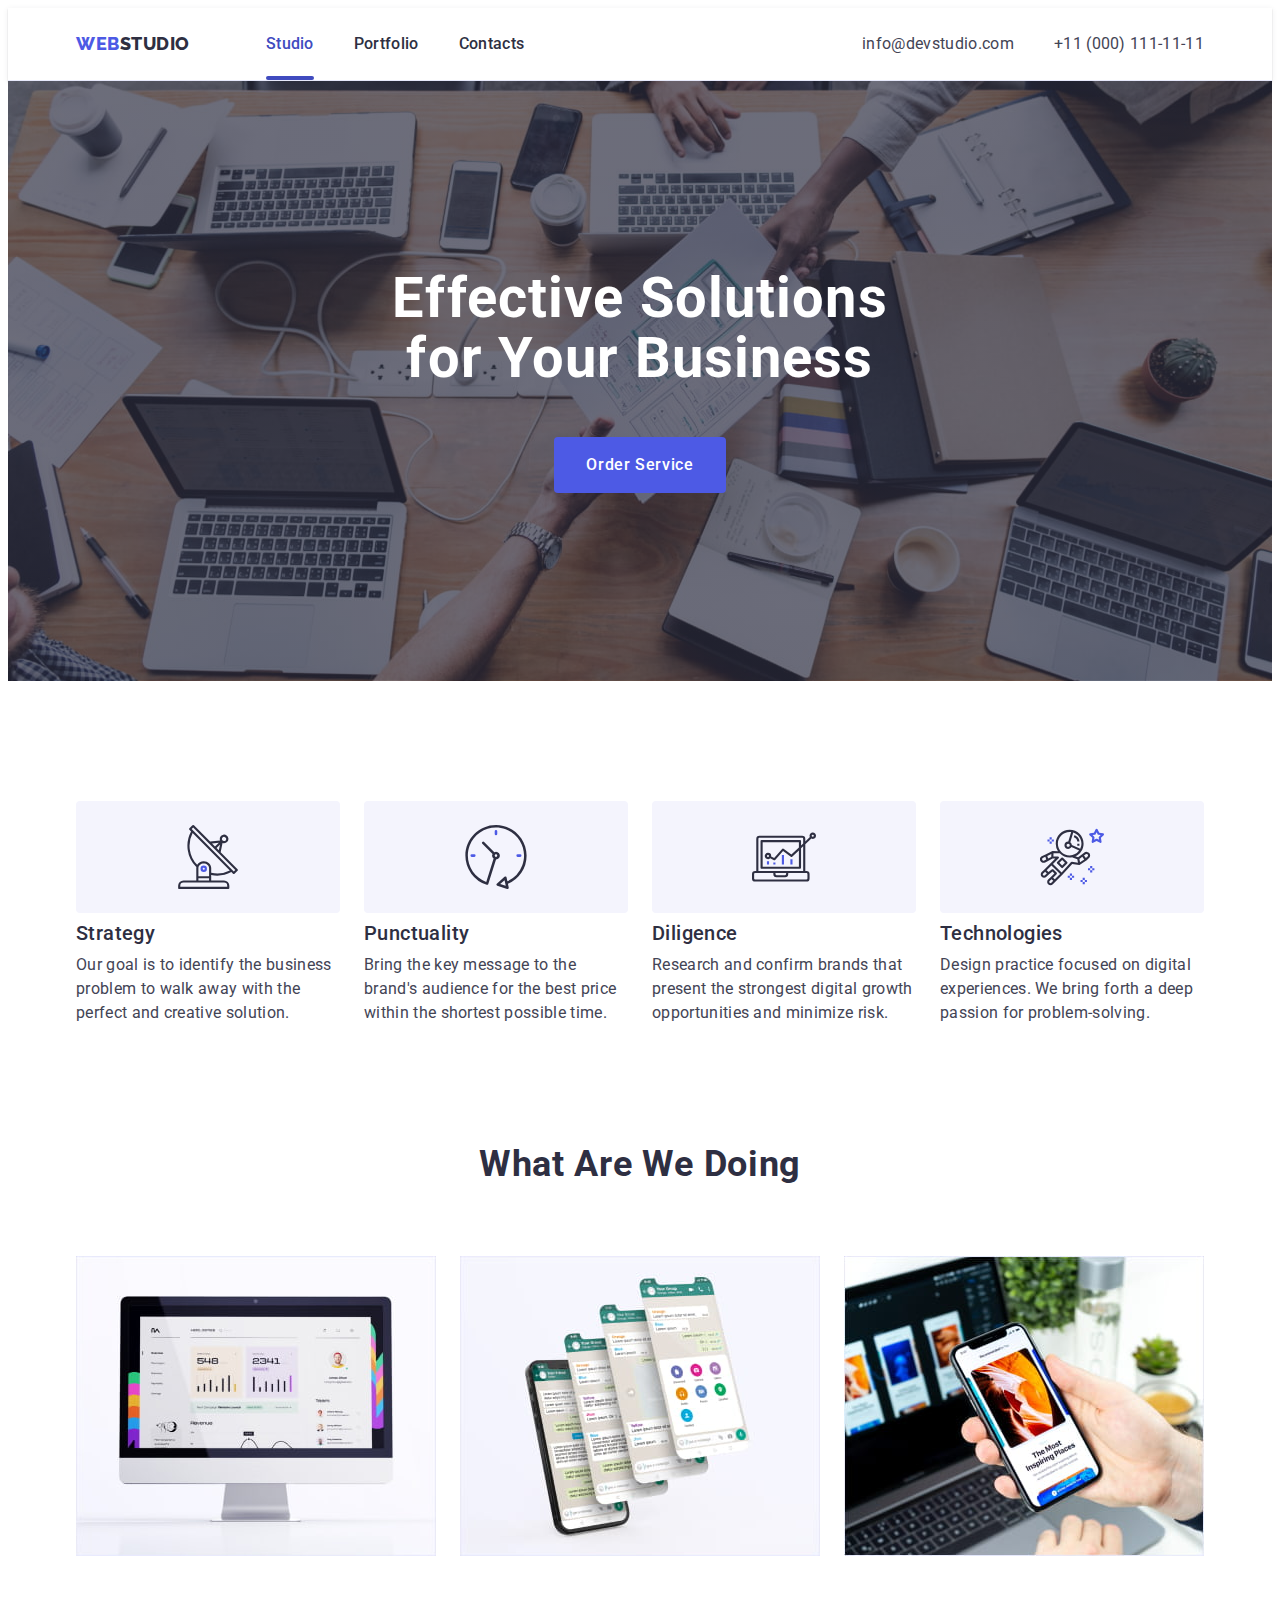
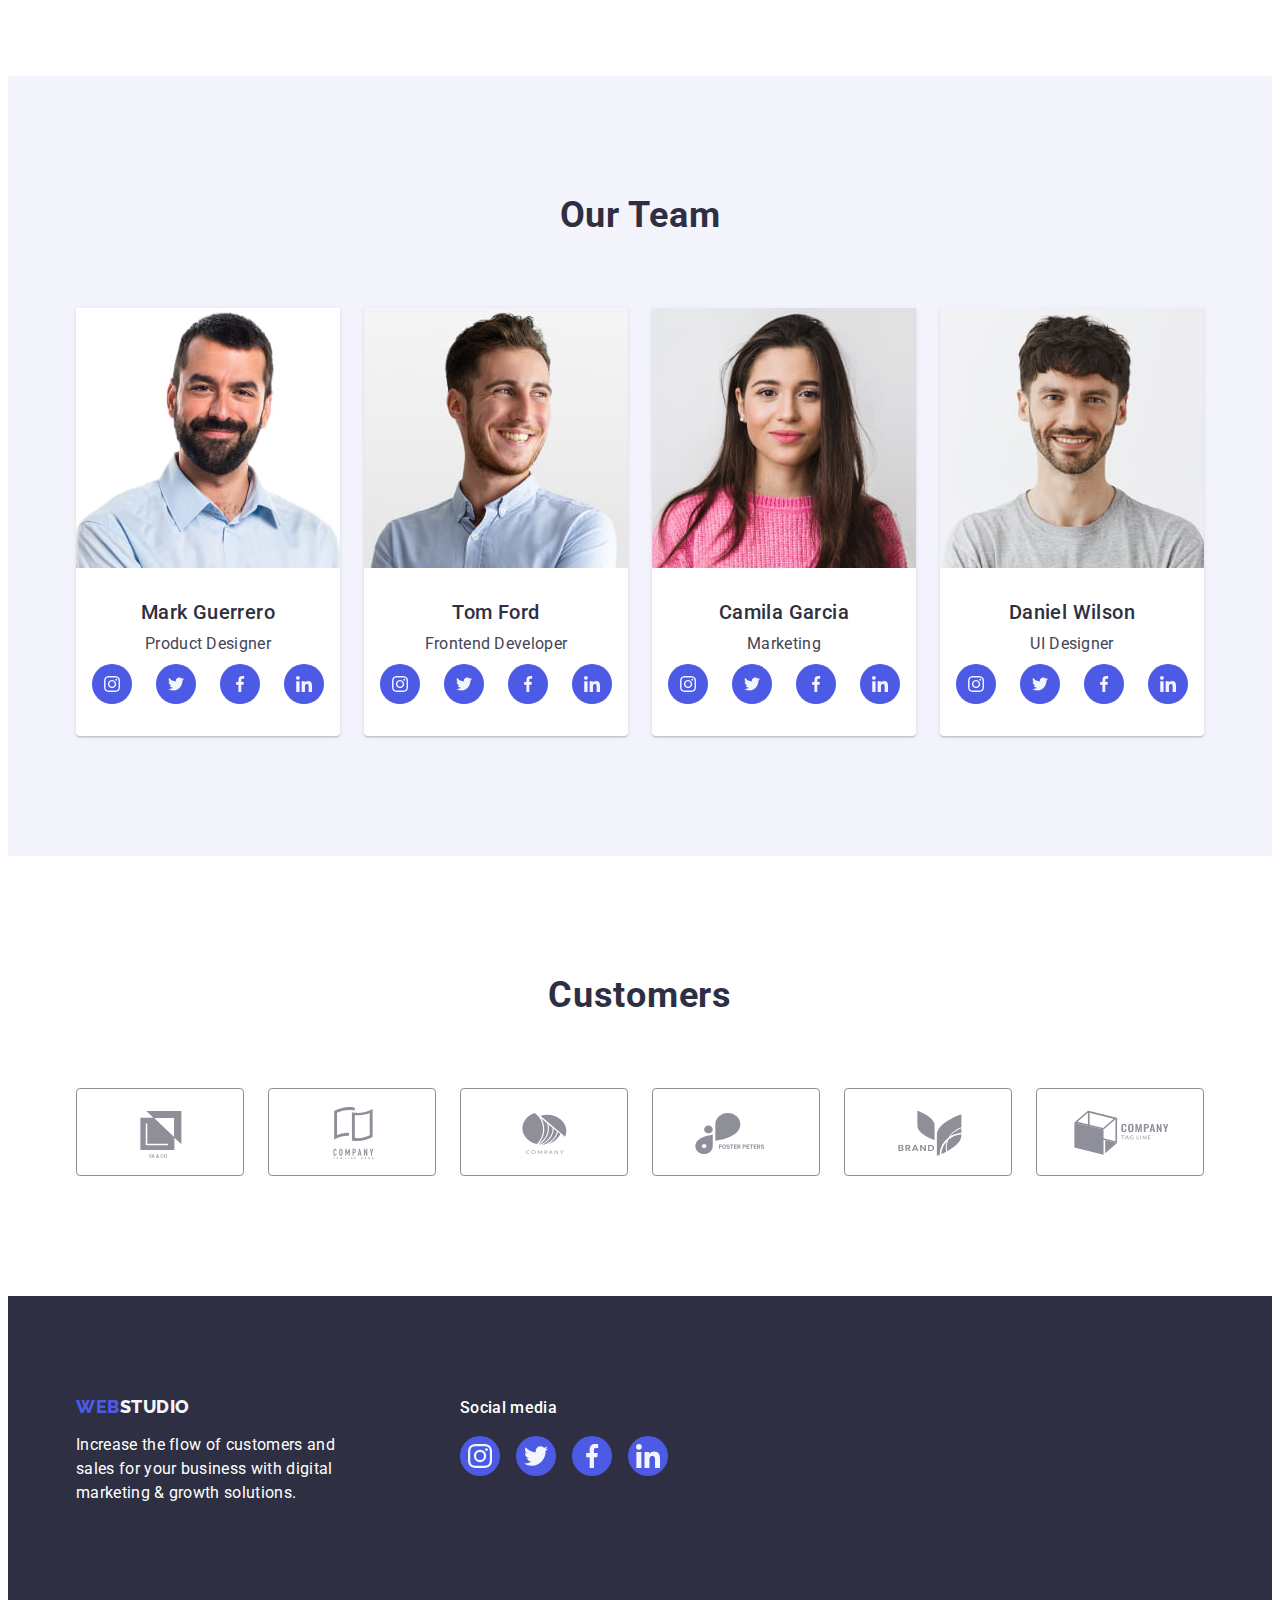
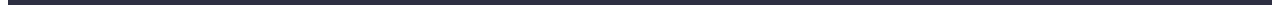
<file: index.html>
<!DOCTYPE html>
<html lang="en">
<head>
    <meta charset="UTF-8">
    <meta http-equiv="X-UA-Compatible" content="IE=edge">
    <meta name="viewport" content="width=device-width, initial-scale=1.0">
    <title>Document</title>
    <link rel="stylesheet" href="https://cdnjs.cloudflare.com/ajax/libs/modern-normalize/1.1.0/modern-normalize.min.css" integrity="sha512-wpPYUAdjBVSE4KJnH1VR1HeZfpl1ub8YT/NKx4PuQ5NmX2tKuGu6U/JRp5y+Y8XG2tV+wKQpNHVUX03MfMFn9Q==" crossorigin="anonymous" referrerpolicy="no-referrer">
    <link rel="preconnect" href="https://fonts.googleapis.com">
    <link rel="preconnect" href="https://fonts.gstatic.com" crossorigin>
    <link href="https://fonts.googleapis.com/css2?family=Raleway:wght@800&family=Roboto:wght@400;500;700&display=swap" rel="stylesheet">
    <link rel="stylesheet" href="./css/styles.css">
</head>
<body class="body">
    <!--Header section-->
    <header class="header">
        <div class="header-container container">
            <nav class="header-nav">  
            <a class="header-logo link" href="./index.html">Web<span class="span">Studio</span></a>              
            
                <ul class="header-nav-list list">
                    <li class="header-nav-item"><a class="header-nav-link link active" href="./index.html">Studio</a>
                    </li>
                    <li class="header-nav-item"><a class="header-nav-link link" href="./portfolio.html">Portfolio</a>
                    </li>
                    <li class="header-nav-item"><a class="header-nav-link link" href="">Contacts</a>
                    </li>
                </ul>
            </nav>        
            <address class="header-contact">     
                <ul class="contact-list list">
                    <li><a class="header-contact-link link" href="mailto:info@devstudio.com">info@devstudio.com</a></li>
                    <li><a class="header-contact-link link" href="tel:+110001111111">+11 (000) 111-11-11</a></li>
                </ul>
            </address>
        </div>       
    </header>

    <main>

    <!--Hero section-->
    <section class="hero">
        <div class="hero-container container">
            <h1 class="main-title-light">Effective Solutions for Your Business</h1>
            <button class="hero-btn" type="button" data-modal-open>Order Service</button>
        </div>
    </section>   

    <!--Advantages section-->
    <section class="advantages">
        <div class="container">
            <h2 hidden class="section-title">Advantages</h2>
            <ul class="advantages-container list">
                <li class="advantages-item">
                    <div class="advantages-img-link">
                        <svg class="advantages-img" width="64" height="64">
                            <use href="./images/icons.svg#icon-radar"></use>
                        </svg>
                    </div>
                    <h3 class="subtitle">Strategy</h3>
                    <p class="text-medium">Our goal is to identify the business
                        problem to walk away with the perfect and creative solution. </p>
                </li>

                <li class="advantages-item">
                    <div class="advantages-img-link">
                        <svg class="advantages-img" width="64" height="64">
                            <use href="./images/icons.svg#icon-clock"></use>
                        </svg>
                    </div>
                    <h3 class="subtitle">Punctuality</h3>
                    <p class="text-medium">Bring the key message to the brand's audience for the best price within the shortest possible time.</p>
                </li>

                <li class="advantages-item">
                    <div class="advantages-img-link">
                        <svg class="advantages-img" width="64" height="64">
                            <use href="./images/icons.svg#icon-comp"></use>
                        </svg>
                    </div>
                    <h3 class="subtitle">Diligence</h3>
                    <p class="text-medium">Research and confirm brands that present the strongest digital growth opportunities and minimize risk.</p>
                </li>
    
                <li class="advantages-item">
                    <div class="advantages-img-link">
                        <svg class="advantages-img" width="64" height="64">
                            <use href="./images/icons.svg#icon-astronaut"></use>
                        </svg>
                    </div>
                    <h3 class="subtitle">Technologies</h3>
                    <p class="text-medium">Design practice focused on digital experiences. We bring forth a deep passion for problem-solving.</p>
                </li>
            </ul>
        </div>
    </section>

    <!--Specialization section-->
    <section class="specialization">
        <div class="container">
            <h2 class="section-title">What are we doing</h2>
            <ul class="specialization-list list">
                <li class="specialization-item">
                    <img class="specialization-img" src="./images/specialization/img1.jpg" alt="Computer" width="360" height="300">
                </li>
    
                <li class="specialization-item">
                    <img class="specialization-img" src="./images/specialization/img2.jpg" alt="Tablet" width="360" height="300">
                </li>
    
                <li class="specialization-item">
                    <img class="specialization-img" src="./images/specialization/img3.jpg" alt="Phone" width="360" height="300">
                </li>
            </ul>
        </div>
    </section>

    <!--Team section-->
    <section class="team">
        <div class="container">
            <h2 class="section-title">Our Team</h2>
            <ul class="card-set team-link list">
                <li class="card-set-item team-item">
                    <img class="team-img" src="./images/team/mark.jpg" alt="Mark" width="264" height="260">
                    <div class="team-text-container">
                        <h3 class="subtitle">Mark Guerrero</h3>
                        <p class="text-medium">Product Designer</p>
                        <ul class="team-contact list">
                            <li class="team-icon">
                                <a class="team-icon-link link" href="" target="_blank" rel="noopener noreferrer" aria-label="Instagram icon">
                                    <svg class="team-icon-contact" width="16" height="16">
                                        <use href="./images/icons.svg#icon-instagram"></use>
                                    </svg>
                                </a>
                            </li>
                            <li class="team-icon">
                                <a class="team-icon-link link" href="" target="_blank" rel="noopener noreferrer" aria-label="Twitter icon">
                                    <svg class="team-icon-contact" width="16" height="16">
                                        <use href="./images/icons.svg#icon-twitter"></use>
                                    </svg>
                                </a>
                            </li>
                            <li class="team-icon">
                                <a class="team-icon-link link" href="" target="_blank" rel="noopener noreferrer" aria-label="Facebook icon">
                                    <svg class="team-icon-contact" width="16" height="16">
                                        <use href="./images/icons.svg#icon-facebook"></use>
                                    </svg>
                                </a>
                            </li>
                            <li class="team-icon">
                                <a class="team-icon-link link" href="" target="_blank" rel="noopener noreferrer" aria-label="Linkedin icon">
                                    <svg class="team-icon-contact" width="16" height="16">
                                        <use href="./images/icons.svg#icon-linkedin"></use>
                                    </svg>
                                </a>
                            </li>
                        </ul>
                    </div>
                </li>
    
                <li class="card-set-item team-item">
                    <img class="team-img" src="./images/team/tom.jpg" alt="Tom" width="264" height="260">
                    <div class="team-text-container">
                        <h3 class="subtitle">Tom Ford</h3>
                        <p class="text-medium">Frontend Developer</p>
                        <ul class="team-contact list">
                            <li class="team-icon">
                                <a class="team-icon-link link" href="" target="_blank" rel="noopener noreferrer" aria-label="Instagram icon">
                                    <svg class="team-icon-contact" width="16" height="16">
                                        <use href="./images/icons.svg#icon-instagram"></use>
                                    </svg>
                                </a>
                            </li>
                            <li class="team-icon">
                                <a class="team-icon-link link" href="" target="_blank" rel="noopener noreferrer" aria-label="icon-twitter">
                                    <svg class="team-icon-contact" width="16" height="16">
                                        <use href="./images/icons.svg#icon-twitter"></use>
                                    </svg>
                                </a>
                            </li>
                            <li class="team-icon">
                                <a class="team-icon-link link" href="" target="_blank" rel="noopener noreferrer" aria-label="Facebook icon">
                                    <svg class="team-icon-contact" width="16" height="16">
                                        <use href="./images/icons.svg#icon-facebook"></use>
                                    </svg>
                                </a>
                            </li>
                            <li class="team-icon">
                                <a class="team-icon-link link" href="" target="_blank" rel="noopener noreferrer" aria-label="Linkedin icon">
                                    <svg class="team-icon-contact" width="16" height="16">
                                        <use href="./images/icons.svg#icon-linkedin"></use>
                                    </svg>
                                </a>
                            </li>
                        </ul>
                    </div>
                </li>
    
                <li class="card-set-item team-item">
                    <img class="team-img" src="./images/team/camila.jpg" alt="Camila" width="264" height="260">
                    <div class="team-text-container">
                        <h3 class="subtitle">Camila Garcia</h3>
                        <p class="text-medium">Marketing</p>
                        <ul class="team-contact list">
                            <li class="team-icon">
                                <a class="team-icon-link link" href="" target="_blank" rel="noopener noreferrer" aria-label="Instagram icon">
                                    <svg class="team-icon-contact" width="16" height="16">
                                        <use href="./images/icons.svg#icon-instagram"></use>
                                    </svg>
                                </a>
                            </li>
                            <li class="team-icon">
                                <a class="team-icon-link link" href="" target="_blank" rel="noopener noreferrer" aria-label="icon-twitter">
                                    <svg class="team-icon-contact" width="16" height="16">
                                        <use href="./images/icons.svg#icon-twitter"></use>
                                    </svg>
                                </a>
                            </li>
                            <li class="team-icon">
                                <a class="team-icon-link link" href="" target="_blank" rel="noopener noreferrer" aria-label="Facebook icon">
                                    <svg class="team-icon-contact" width="16" height="16">
                                        <use href="./images/icons.svg#icon-facebook"></use>
                                    </svg>
                                </a>
                            </li>
                            <li class="team-icon">
                                <a class="team-icon-link link" href="" target="_blank" rel="noopener noreferrer" aria-label="Linkedin icon">
                                    <svg class="team-icon-contact" width="16" height="16">
                                        <use href="./images/icons.svg#icon-linkedin"></use>
                                    </svg>
                                </a>
                            </li>
                        </ul>
                    </div>
                </li>
    
                <li class="card-set-item team-item">
                    <img class="team-img" src="./images/team/daniel.jpg" alt="daniel" width="264" height="260">
                    <div class="team-text-container">
                        <h3 class="subtitle">Daniel Wilson</h3>
                        <p class="text-medium">UI Designer</p>
                        <ul class="team-contact list">
                            <li class="team-icon">
                                <a class="team-icon-link link" href="" target="_blank" rel="noopener noreferrer" aria-label="Instagram icon">
                                    <svg class="team-icon-contact" width="16" height="16">
                                        <use href="./images/icons.svg#icon-instagram"></use>
                                    </svg>
                                </a>
                            </li>
                            <li class="team-icon">
                                <a class="team-icon-link link" href="" target="_blank" rel="noopener noreferrer" aria-label="icon-twitter">
                                    <svg class="team-icon-contact" width="16" height="16">
                                        <use href="./images/icons.svg#icon-twitter"></use>
                                    </svg>
                                </a>
                            </li>
                            <li class="team-icon">
                                <a class="team-icon-link link" href="" target="_blank" rel="noopener noreferrer" aria-label="Facebook icon">
                                    <svg class="team-icon-contact" width="16" height="16">
                                        <use href="./images/icons.svg#icon-facebook"></use>
                                    </svg>
                                </a>
                            </li>
                            <li class="team-icon">
                                <a class="team-icon-link link" href="" target="_blank" rel="noopener noreferrer" aria-label="Linkedin icon">
                                    <svg class="team-icon-contact" width="16" height="16">
                                        <use href="./images/icons.svg#icon-linkedin"></use>
                                    </svg>
                                </a>
                            </li>
                        </ul>
                    </div>
                </li>
            </ul>
        </div>
    </section>

    <!--Customers section-->
    <section class="customers">
        <div class="customers-container container">
            <h2 class="section-title">Customers</h2>
            <ul class="customers-list list">
                <li class="customers-item">
                    <a href="" class="customers-link link">
                        <svg class="customers-icon" width="104" height="56">
                            <use href="./images/icons.svg#icon-yaco"></use>
                        </svg>
                    </a>
                </li>
                <li class="customers-item">
                    <a href="" class="customers-link link">
                        <svg class="customers-icon" width="104" height="56">
                            <use href="./images/icons.svg#icon-company"></use>
                        </svg>
                    </a>
                </li>
                <li class="customers-item">
                    <a href="" class="customers-link link">
                        <svg class="customers-icon" width="104" height="56">
                            <use href="./images/icons.svg#icon-company2"></use>
                        </svg>
                    </a>
                </li>
                <li class="customers-item">
                    <a href="" class="customers-link link">
                        <svg class="customers-icon" width="104" height="56">
                            <use href="./images/icons.svg#icon-foster"></use>
                        </svg>
                    </a>
                </li>
                <li class="customers-item">
                    <a href="" class="customers-link link">
                        <svg class="customers-icon" width="104" height="56">
                            <use href="./images/icons.svg#icon-brand"></use>
                        </svg>
                    </a>
                </li>
                <li class="customers-item">
                    <a href="" class="customers-link link">
                        <svg class="customers-icon" width="104" height="56">
                            <use href="./images/icons.svg#icon-tagline"></use>
                        </svg>
                    </a>
                </li>

            </ul>
        </div>
    </section>
    </main>

    <!--Footer section-->    
    <footer class="footer">
        <div class="footer-main-container container">
            <div class="footer-container">
                <a class="header-logo footer-logo link" href="./index.html">Web<span class="span-footer">Studio</span></a>        
                <p class="footer-text text-medium">Increase the flow of customers and sales for your business with digital marketing & growth solutions.</p>
            </div>
            <div class="footer-contacts-container">
                <p class="footer-text footer-text-contacts text-medium">Social media</p>
                <ul class="footer-contact list">
                    <li class="footer-icon">
                        <a class="footer-icon-link link" href="" target="_blank" rel="noopener noreferrer" aria-label="Instagram icon">
                            <svg class="footer-icon-contact" width="24" height="24">
                                <use href="./images/icons.svg#icon-instagram"></use>
                            </svg>
                        </a>
                    </li>
                    <li class="footer-icon">
                        <a class="footer-icon-link link" href="" target="_blank" rel="noopener noreferrer" aria-label="Twitter icon">
                            <svg class="footer-icon-contact" width="24" height="24">
                                <use href="./images/icons.svg#icon-twitter"></use>
                            </svg>
                        </a>
                    </li>
                    <li class="footer-icon">
                        <a class="footer-icon-link link" href="" target="_blank" rel="noopener noreferrer" aria-label="Facebook icon">
                            <svg class="footer-icon-contact" width="24" height="24">
                                <use href="./images/icons.svg#icon-facebook"></use>
                            </svg>
                        </a>
                    </li>
                    <li class="footer-icon">
                        <a class="footer-icon-link link" href="" target="_blank" rel="noopener noreferrer" aria-label="Linkedin icon">
                            <svg class="footer-icon-contact" width="24" height="24">
                                <use href="./images/icons.svg#icon-linkedin"></use>
                            </svg>
                        </a>
                    </li>
                </ul>
            </div>
        </div>
    </footer>

    <!--Modal window-->
    <div class="backdrop is-hidden" data-modal>
        <div class="modal">
            <button class="modal-close-btn" type="button" data-modal-close>
                <svg class="modal-close-icon" width="8" height="8">
                    <use href="./images/icons.svg#icon-close-icon"></use>
                </svg>
            </button>
        </div>
    </div>
    <script src="./js/modal.js"></script>

</body>
</html>
</file>
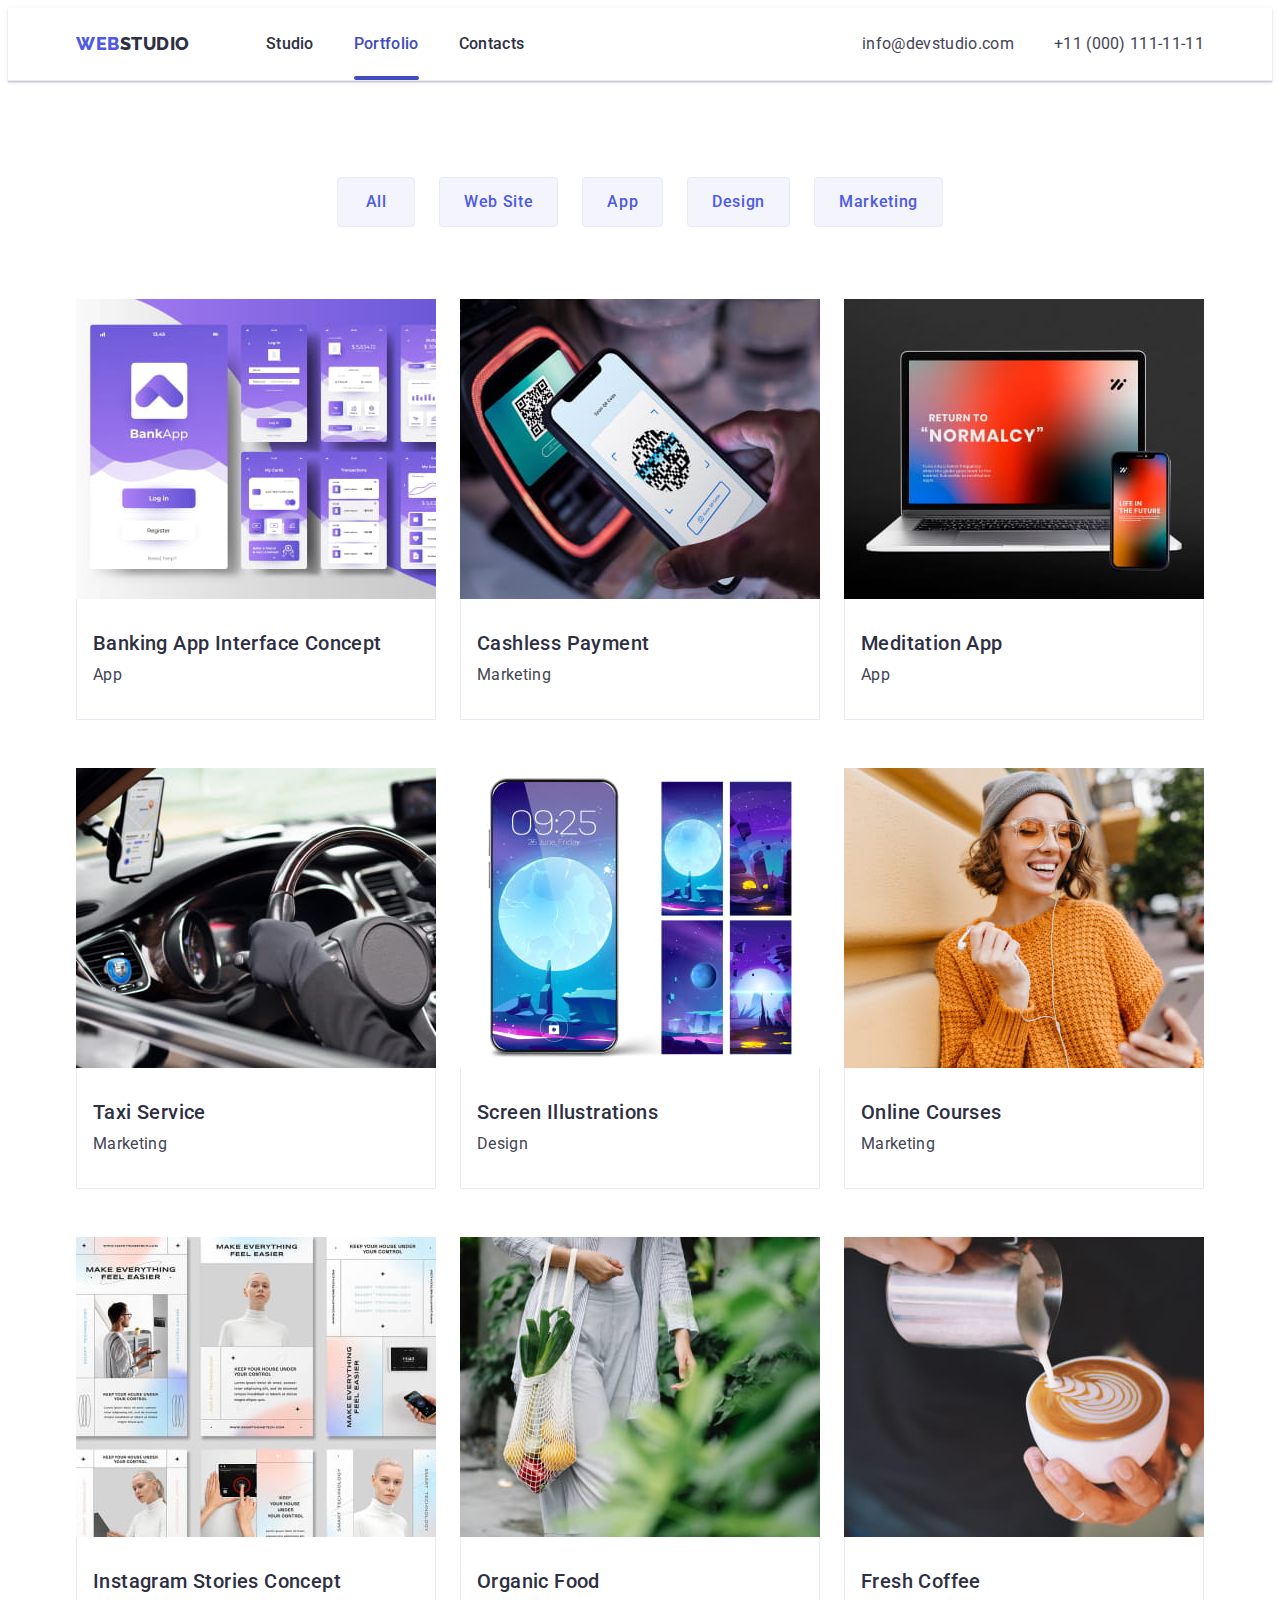
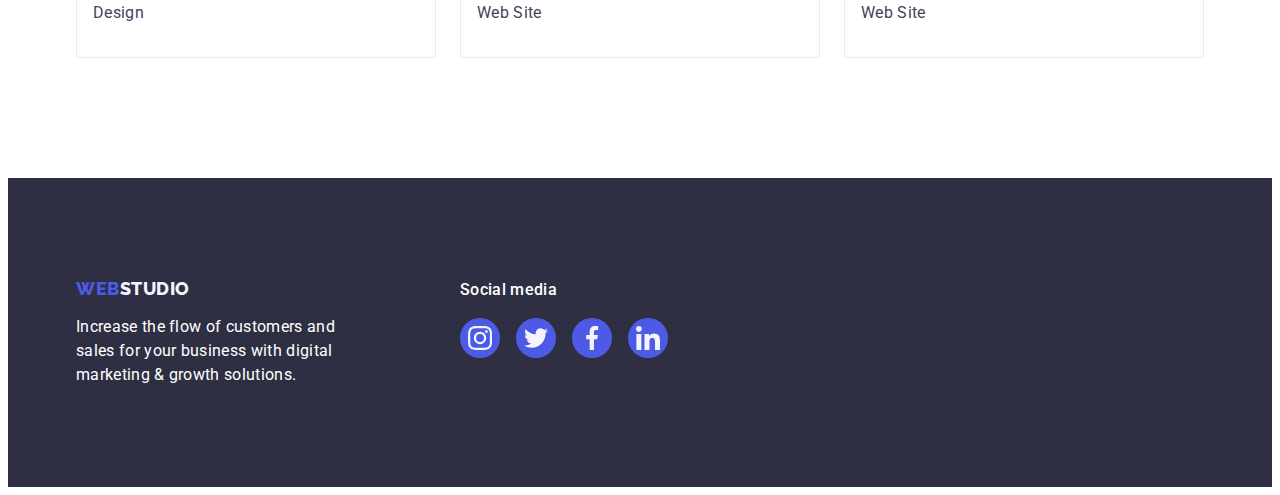
<file: portfolio.html>
<!DOCTYPE html>
<html lang="en">
<head>
    <meta charset="UTF-8">
    <meta http-equiv="X-UA-Compatible" content="IE=edge">
    <meta name="viewport" content="width=device-width, initial-scale=1.0">
    <title>Document</title>
    <link rel="stylesheet" href="https://cdnjs.cloudflare.com/ajax/libs/modern-normalize/1.1.0/modern-normalize.min.css" integrity="sha512-wpPYUAdjBVSE4KJnH1VR1HeZfpl1ub8YT/NKx4PuQ5NmX2tKuGu6U/JRp5y+Y8XG2tV+wKQpNHVUX03MfMFn9Q==" crossorigin="anonymous" referrerpolicy="no-referrer">
    <link rel="preconnect" href="https://fonts.googleapis.com">
    <link rel="preconnect" href="https://fonts.gstatic.com" crossorigin>
    <link href="https://fonts.googleapis.com/css2?family=Raleway:wght@800&family=Roboto:wght@400;500;700&display=swap" rel="stylesheet">
    <link rel="stylesheet" href="./css/styles.css">
</head>

<body class="body">
    <!--Header section-->
    <header class="header">
        <div class="header-container container">
            <nav class="header-nav">  
                <a class="header-logo link" href="./index.html">Web<span class="span">Studio</span></a>              
            
                <ul class="header-nav-list list">
                    <li class="header-nav-item"><a class="header-nav-link link" href="./index.html">Studio</a></li>
                    <li class="header-nav-item"><a class="header-nav-link link active" href="./portfolio.html">Portfolio</a></li>
                    <li class="header-nav-item"><a class="header-nav-link link" href="">Contacts</a></li>
                </ul>
            </nav>        
            <address class="header-contact">     
                <ul class="contact-list list">
                    <li><a class="header-contact-link link" href="mailto:info@devstudio.com">info@devstudio.com</a></li>
                    <li><a class="header-contact-link link" href="tel:+110001111111">+11 (000) 111-11-11</a></li>
                </ul>
            </address>
        </div>        
    </header>

    <main>

    <!--Portfolio section-->
    <section class="portfolio">       
        <div class="container">
            <h1 hidden class="main-title">Portfolio</h1>

            <ul class="button-section-link list">
                <li class="button-section-item">
                    <button class="btn" type="button">All</button>
                </li>

                <li class="button-section-item">
                    <button class="btn" type="button">Web Site</button>
                </li>

                <li class="button-section-item">
                    <button class="btn" type="button">App</button>
                </li>

                <li class="button-section-item">
                    <button class="btn" type="button">Design</button>
                </li>

                <li class="button-section-item">
                    <button class="btn" type="button">Marketing</button>
                </li>
            </ul>
        
            <ul class="portfolio-row list">                
                <li class="portfolio-item">                                    
                    <a class="link portfolio-section" href="">
                        <div class="portfolio-thumb">                    
                            <img class="portfolio-img" src="./images/portfolio/img1.jpg" alt="Banking" width="360" height="300">
                            <p class="overlay">14 Stylish and User-Friendly App Design Concepts · Task Manager App · Calorie Tracker App · Exotic Fruit Ecommerce App · Cloud Storage App</p>
                        </div>
                        <div class="portfolio-list-container">
                            <h2 class="subtitle">Banking App Interface Concept</h2>
                            <p class="text-medium portfolio-text">App</p>
                        </div>                    
                    </a>
                </li>

                <li class="portfolio-item">
                    <a class="link portfolio-section" href="">
                        <div class="portfolio-thumb">                        
                            <img class="portfolio-img" src="./images/portfolio/img2.jpg" alt="Payment" width="360" height="300">
                            <p class="overlay">14 Stylish and User-Friendly App Design Concepts · Task Manager App · Calorie Tracker App · Exotic Fruit Ecommerce App · Cloud Storage App</p>
                        </div>
                        <div class="portfolio-list-container">
                            <h2 class="subtitle">Cashless Payment</h2>
                            <p class="text-medium portfolio-text">Marketing</p>
                        </div>                        
                    </a>
                </li>

                <li class="portfolio-item">
                    <a class="link portfolio-section" href="">
                        <div class="portfolio-thumb">                        
                            <img class="portfolio-img" src="./images/portfolio/img3.jpg" alt="Meditation" width="360" height="300">
                            <p class="overlay">14 Stylish and User-Friendly App Design Concepts · Task Manager App · Calorie Tracker App · Exotic Fruit Ecommerce App · Cloud Storage App</p>
                        </div>
                        <div class="portfolio-list-container">
                            <h2 class="subtitle">Meditation App</h2>
                            <p class="text-medium portfolio-text">App</p>
                        </div>                        
                    </a>
                </li>                
            
                <li class="portfolio-item">
                    <a class="link portfolio-section" href="">
                        <div class="portfolio-thumb">                        
                            <img class="portfolio-img" src="./images/portfolio/img4.jpg" alt="Taxi" width="360" height="300">
                            <p class="overlay">14 Stylish and User-Friendly App Design Concepts · Task Manager App · Calorie Tracker App · Exotic Fruit Ecommerce App · Cloud Storage App</p>
                        </div>
                        <div class="portfolio-list-container">
                            <h2 class="subtitle">Taxi Service</h2>
                            <p class="text-medium portfolio-text">Marketing</p>
                        </div>                        
                    </a>
                </li>

                <li class="portfolio-item">
                    <a class="link portfolio-section" href="">
                        <div class="portfolio-thumb">                        
                            <img class="portfolio-img" src="./images/portfolio/img5.jpg" alt="Screen" width="360" height="300">
                            <p class="overlay">14 Stylish and User-Friendly App Design Concepts · Task Manager App · Calorie Tracker App · Exotic Fruit Ecommerce App · Cloud Storage App</p>
                        </div>
                        <div class="portfolio-list-container">
                            <h2 class="subtitle">Screen Illustrations</h2>
                            <p class="text-medium portfolio-text">Design</p>
                        </div>                        
                    </a>
                </li>

                <li class="portfolio-item">
                    <a class="link portfolio-section" href="">
                        <div class="portfolio-thumb">                        
                            <img class="portfolio-img" src="./images/portfolio/img6.jpg" alt="Online" width="360" height="300">
                            <p class="overlay">14 Stylish and User-Friendly App Design Concepts · Task Manager App · Calorie Tracker App · Exotic Fruit Ecommerce App · Cloud Storage App</p>
                        </div>
                        <div class="portfolio-list-container">
                            <h2 class="subtitle">Online Courses</h2>
                            <p class="text-medium portfolio-text">Marketing</p>
                        </div>                        
                    </a>
                </li>
            
                <li class="portfolio-item">
                    <a class="link portfolio-section" href="">
                        <div class="portfolio-thumb">                        
                            <img class="portfolio-img" src="./images/portfolio/img7.jpg" alt="Instagram" width="360" height="300">
                            <p class="overlay">14 Stylish and User-Friendly App Design Concepts · Task Manager App · Calorie Tracker App · Exotic Fruit Ecommerce App · Cloud Storage App</p>
                        </div>
                        <div class="portfolio-list-container">
                            <h2 class="subtitle">Instagram Stories Concept</h2>
                            <p class="text-medium portfolio-text">Design</p>
                        </div>                        
                    </a>
                </li>

                <li class="portfolio-item">
                    <a class="link portfolio-section" href="">
                        <div class="portfolio-thumb">                                       
                            <img class="portfolio-img" src="./images/portfolio/img8.jpg" alt="Organic" width="360" height="300">
                            <p class="overlay">14 Stylish and User-Friendly App Design Concepts · Task Manager App · Calorie Tracker App · Exotic Fruit Ecommerce App · Cloud Storage App</p>
                        </div>
                        <div class="portfolio-list-container">
                            <h2 class="subtitle">Organic Food</h2>
                            <p class="text-medium portfolio-text">Web Site</p>
                        </div> 
                        
                    </a>
                </li>

                <li class="portfolio-item">
                    <a class="link portfolio-section" href="">
                        <div class="portfolio-thumb">                                       
                            <img class="portfolio-img" src="./images/portfolio/img9.jpg" alt="Fresh" width="360" height="300">
                            <p class="overlay">14 Stylish and User-Friendly App Design Concepts · Task Manager App · Calorie Tracker App · Exotic Fruit Ecommerce App · Cloud Storage App</p>
                        </div>
                        <div class="portfolio-list-container">
                            <h2 class="subtitle">Fresh Coffee</h2>
                            <p class="text-medium portfolio-text">Web Site</p>
                        </div> 
                        
                    </a>
                </li>                
            </ul>

            </div>
    </section>
    </main>

    <!--Footer section-->
    <footer class="footer">
        <div class="footer-main-container container">
            <div class="footer-container">
                <a class="header-logo footer-logo link" href="./index.html">Web<span class="span-footer">Studio</span></a>        
                <p class="footer-text text-medium">Increase the flow of customers and sales for your business with digital marketing & growth solutions.</p>
            </div>
            <div class="footer-contacts-container">
                <p class="footer-text footer-text-contacts text-medium">Social media</p>
                <ul class="footer-contact list">
                    <li class="footer-icon">
                        <a class="footer-icon-link link" href="" target="_blank" rel="noopener noreferrer" aria-label="Instagram icon">
                            <svg class="footer-icon-contact" width="24" height="24">
                                <use href="./images/icons.svg#icon-instagram"></use>
                            </svg>
                        </a>
                    </li>
                    <li class="footer-icon">
                        <a class="footer-icon-link link" href="" target="_blank" rel="noopener noreferrer" aria-label="Twitter icon">
                            <svg class="footer-icon-contact" width="24" height="24">
                                <use href="./images/icons.svg#icon-twitter"></use>
                            </svg>
                        </a>
                    </li>
                    <li class="footer-icon">
                        <a class="footer-icon-link link" href="" target="_blank" rel="noopener noreferrer" aria-label="Facebook icon">
                            <svg class="footer-icon-contact" width="24" height="24">
                                <use href="./images/icons.svg#icon-facebook"></use>
                            </svg>
                        </a>
                    </li>
                    <li class="footer-icon">
                        <a class="footer-icon-link link" href="" target="_blank" rel="noopener noreferrer" aria-label="Linkedin icon">
                            <svg class="footer-icon-contact" width="24" height="24">
                                <use href="./images/icons.svg#icon-linkedin"></use>
                            </svg>
                        </a>
                    </li>
                </ul>
            </div>
        </div>
    </footer>

</body>
</html>
</file>
<file: css/styles.css>
:root {
/* Fonts */

/* Color */
    --color-iris: #4d5ae5;
    --color-ocean: #404bbf;
    --color-navy-blue: #2e2f42;
    --color-green: #31d0aa;
    --color-slate: #434455;
    --color-light-slate: #8e8f99;
    --color-cornflower: #e7e9fc;
    --color-cloud: #f4f4fd;
    --color-navy-blue-modal: #2e2f42;
    --color-grey: #2e2f42;
    --color-white: #ffffff;
    --color-dairy: #fcfcfc; 
    
/* Others */
    --anim-fast: 300ms ease-in;
    --anim-slow: 800ms ease;

    --header-idx: 10;
    --modal-idx: 100;
}

html {
    box-sizing: border-box;
}

*,
*::before,
*::after {
    box-sizing: inherit;
}

.body {    
    font-size: 16px;
    font-family: Roboto, sans-serif;        
    line-height: 1.5;
    letter-spacing: 0.02em;
    text-decoration: none;
    text-transform: none;
    color: var(--color-slate);
    background-color: var(--color-white);
}

.main-title {
    font-size: 56px;
    font-weight: 700;    
    line-height: 1.07;
    letter-spacing: 0.02em;
    text-decoration: none;
    text-transform: none;
}
.main-title-light { 
    margin: 0 auto;
    margin-bottom: 48px;        
    max-width: 496px;  
    font-size: 56px;
    line-height: 1.07;
    text-align: center;
    letter-spacing: 0.02em;
    color: var(--color-white);
    }

.section-title {  
    margin: 0;
    margin-bottom: 72px;  
    font-size: 36px;
    font-weight: 700;    
    line-height: 1.1;
    letter-spacing: 0.02em;
    text-decoration: none;
    text-transform: capitalize;
    text-align: center;
    color: var(--color-navy-blue);
}

.subtitle {
    margin: 0;
    margin-bottom: 8px;
    border-top: none;    
    font-size: 20px;
    font-weight: 500;    
    line-height: 1.2;
    letter-spacing: 0.02em;
    text-decoration: none;
    text-transform: none;
    color: var(--color-navy-blue);
}

.text-medium {  
    margin: 0;     
    font-size: 16px;       
    line-height: 1.5;
    letter-spacing: 0.02em;
    text-decoration: none;
    text-transform: none;
    color: var(--color-slate);
}
.button-text {
    font-size: 16px;
    font-weight: 500;    
    line-height: 1.5;
    letter-spacing: 0.04em;
    text-decoration: none;
    text-transform: none;
}
.small-text {
    font-size: 12px;        
    line-height: 1.17;
    letter-spacing: 0.04em;
    text-decoration: none;
    text-transform: none;
}
.link {
    text-decoration: none;    
}

    --indent: 24px;
    --items: 4;

/* Resset start */
h1, 
h2, 
h3, 
h4, 
h5, 
h6, 
p {
    margin: 0;
}

img {
    display: block;
    margin: 0;    
}

button {
    cursor: pointer;
}

.list {
    list-style: none;
    padding: 0;
    margin: 0;    
}

.span {
    color: var(--color-navy-blue);
}

.container {
    width: 1158px;
    padding: 0 15px;
    margin: 0 auto;
    
}

.header-container {
    display: flex;
    align-items: center;    
}

/* Header styles */

.header {
    border-bottom: 1px solid var(--color-cornflower);
    box-shadow: 0px 2px 1px rgba(46, 47, 66, 0.08), 0px 1px 1px rgba(46, 47, 66, 0.16), 0px 1px 6px rgba(46, 47, 66, 0.08);
    z-index: var(--header-idx);
}

.header-nav {
    display: flex;
    margin-right: auto;
    align-items: center;    
}
.header-logo {     
    font-family: "Raleway", sans-serif;
    font-weight: 800;
    font-size: 18px;
    line-height: 1.17;
    letter-spacing: 0.03em;
    text-transform: uppercase;
    color: var(--color-iris);
    margin-right: 76px;
    padding: 25px 0;    
}

.header-nav-list {     
    display: flex;
    align-items: center;
    gap: 40px;
}

.header-nav-list :hover,
.header-nav-list :focus {
    color: var(--color-ocean);
}

.header-nav-item {
    position: relative;    
    font-weight: 500;
    font-size: 16px;
    line-height: 1.5;
    letter-spacing: 0.02em;    
}

.header-nav-link.active {
    color: var(--color-ocean);
}

.header-nav-link {
    position: relative;
    padding: 26px 0 26px;
    color: var(--color-grey);
    transition: color 250ms cubic-bezier(0.4, 0, 0.2, 1);     
}

.header-nav-link::after {
    content: "";
    position: absolute;
    bottom: -1px;
    left: 0;
    display: block;
    width: 100%;
    height: 4px;
    border-radius: 2px;
    
}

.header-nav-link.active::after {
    background-color: var(--color-ocean);
    
}

.header-contact-link {
    padding: 24px 0 24px;
    gap: 40px;
    color: var(--color-slate);
    transition: color 250ms cubic-bezier(0.4, 0, 0.2, 1);
}

.header-contact {
    font-style: normal; 
    font-size: 16px;
    line-height: 1.5;
    letter-spacing: 0.02em;
    gap: 40px;
    color: var(--color-slate);
}

.contact-list {
    display: flex;
    padding: 24px 0;
    gap: 40px;
}

.contact-list :hover,
.contact-list :focus {
    color: var(--color-ocean);
}

.main-title {
    color: var(--color-white);
}
.section-title {
}

/* Hero section */
.hero {
    text-align: center;
    max-width: 1440px;
    margin-left: auto;
    margin-right: auto;    
    background-color: var(--color-slate);    
    background-image: linear-gradient(rgba(46, 47, 66, 0.7), rgba(46, 47, 66, 0.7)),
        url(../images/hero-background/office.jpg);    
    background-repeat: no-repeat;
    background-position: center;
    background-size: cover;
    padding: 188px 0 188px;    
}

.hero-container {        
    flex-direction: column;
    align-items: center;
             
}

.hero-btn {        
    min-width: 169px;    
    padding: 16px 32px;
    font-family: "Roboto", sans-serif;
    border-radius: 4px;    
    font-weight: 500;
    font-size: 16px;
    line-height: 1.5;
    letter-spacing: 0.04em;
    border: none;
    cursor: pointer;    
    color: var(--color-white);
    background-color: var(--color-iris);
    transition: background-color 250ms cubic-bezier(0.4, 0, 0.2, 1);
}

.hero-btn:hover,
.hero-btn:focus {
    background-color: var(--color-ocean);
}

/* Advantages section */

.advantages-container {
    display: flex;
    gap: 24px;
    align-items: center;
   
}

.advantages {
    padding: 120px 0 120px;
}

.advantages-list {
    
}

.advantages-item {
    margin: auto;   
    width: calc((100% - 72px) / 4);
    color: var(--color-slate);
}

.advantages-img {    
    
}

.advantages-img-link {
    display: flex;
    justify-content: center;
    align-items: center;
    height: 112px;
    border-radius: 4px;
    margin-bottom: 8px;
    background: var(--color-cloud);
    
}

/* Specialization section */

.specialization {
    padding-bottom: 120px;
}

.specialization-list { 
    display: flex;
    justify-content: space-between;    
    gap: 24px;
}

.specialization-item {
    width: calc((100% - 48px) / 3);
}

.specialization-img {

}

/* Team sectiom */

.team {
    padding: 120px 0 120px;
    background-color: var(--color-cloud);
}
.team-icon {
    
}

.team-item {
    width: calc((100% - 72px) / 4);    
    background-color: var(--color-white);
    border-radius: 0px 0px 4px 4px;
}

.team-img {    
    
}

.team-text-container {
    padding: 32px 0;
    text-align: center;    
}

.team-contact {
    display: flex;    
    align-items: center;
    justify-content: center;
    margin-top: 8px;
    gap: 24px;
}

.team-icon-link {
    display: flex;
    align-items: center;
    justify-content: center;
    width: 40px;
    height: 40px;    
    background-color: var(--color-iris);
    border-radius: 50%;
    transition: background-color 250ms cubic-bezier(0.4, 0, 0.2, 1);   
}

.team-icon-link:hover,
.team-icon-link:focus {
    background-color: var(--color-ocean)
}

.team-icon-contact {
    fill: var(--color-cloud);
}

/* Customers section */

.customers {
    padding-top: 120px;
    padding-bottom: 120px;
}

.customers-list {
    display: flex;
    align-items: center;
    justify-content: center;
    gap: 24px;    

}

.customers-item {
    width: calc((100% - 120px) / 6);
    height: 88px;    
}

.customers-link {
    display: flex;
    justify-content: center;
    align-items: center;
    height: 100%;           
    border-radius: 4px;
    color: var(--color-light-slate);
    border-color: var(--color-ocean);
    border: 1px solid var(--color-light-slate);
    transition: border-color 250ms cubic-bezier(0.4, 0, 0.2, 1), color 250ms cubic-bezier(0.4, 0, 0.2, 1);
}

.customers-icon {
    fill: currentColor;
}
.customers-link:hover,
.customers-link:focus {
    color: var(--color-ocean);
    border-color: var(--color-ocean);    
}


/* Footer section */

.footer-container {    
    margin-right: 120px;    
}

.footer-contact {
    display: flex;
    gap: 16px;
}

.footer-main-container {
    display: flex;    
    align-items: baseline;
}

.footer-contacts-container {
    
}

.footer-icon {
    width: 40px;
    height: 40px;        
}

.footer-icon-contact {
    
    
}
.footer {    
    background: var(--color-grey);
    padding: 100px 0 100px 0;
}

.footer-logo { 
    padding: 0 0;
    display: inline-block;
    margin-bottom: 16px;  
    font-weight: 800;
    font-size: 18px;
    line-height: 1.17;
    letter-spacing: 0.03em;
    text-transform: uppercase;
    color: var(--color-iris);
}

.span-footer {
    color: var(--color-cloud);
}

.footer-text {
    width: 264px;    
    margin: 0;
    color: var(--color-white);
}

.footer-text-contacts {
    margin-bottom: 16px;
    font-weight: 500;
}

.footer-icon-link {
    width: 100%;
    height: 100%;
    display: flex;
    align-items: center;
    justify-content: center;    
    background-color: var(--color-iris);
    border-radius: 50%;
    transition: background-color 250ms cubic-bezier(0.4, 0, 0.2, 1);
}
.footer-icon-contact {
    fill: var(--color-cloud);
}

.footer-icon-link:hover,
.footer-icon-link:focus {
    background-color: var(--color-green)
}

/* Button section portfolio */
.button-section {
    
}
.button-section-link {
    display: flex;
    justify-content: center;
    gap: 24px;    
    margin-bottom: 72px;
}

.button-section-item {    
    
}

.accent-btn {
    min-width: 78px;    
    padding: 12px 24px;
    border-radius: 4px;
    font-family: "Roboto", sans-serif;  
    font-weight: 500;
    font-size: 16px;
    line-height: 1.5;    
    text-align: center;
    letter-spacing: 0.04em;
    cursor: pointer;      
    background-color: var(--color-iris);  
    color: var(--color-cloud);
    border: 1px solid var(--color-cornflower);   
}

.accent-btn:hover,
.accent-btn:focus {
    color: var(--color-ocean);
    background-color: var(--color-cloud);
    border: 1px solid transparent;
}

.btn {
    min-width: 78px;    
    padding: 12px 24px;
    border-radius: 4px;
    font-family: "Roboto", sans-serif;  
    font-weight: 500;
    font-size: 16px;
    line-height: 1.5;    
    text-align: center;
    letter-spacing: 0.04em;
    cursor: pointer;   
    color: var(--color-iris);
    background-color: var(--color-cloud);
    border: 1px solid var(--color-cornflower);
    transition: color 250ms cubic-bezier(0.4, 0, 0.2, 1), background-color 250ms cubic-bezier(0.4, 0, 0.2, 1), border-color 250ms cubic-bezier(0.4, 0, 0.2, 1), box-shadow 250ms cubic-bezier(0.4, 0, 0.2, 1);
}

.btn:hover,
.btn:focus { 
    color: var(--color-white);   
    background-color: var(--color-ocean);
    border: 1px solid transparent;
    box-shadow: 0px 3px 1px rgba(0, 0, 0, 0.1), 0px 2px 1px rgba(0, 0, 0, 0.08), 0px 2px 2px rgba(0, 0, 0, 0.12);
}

.button {     
    font-weight: 500;
    font-size: 16px;
    line-height: 1.5;      
    display: flex;
    align-items: center;
    text-align: center;
    letter-spacing: 0.04em;    
    color: var(--color-iris);
    background-color: var(--color-cloud);            
}

.button :hover,
.button :focus {
    color: var(--color-white);
    background-color: var(--color-ocean);    
}

/* Portfolio section */
.portfolio {
    padding: 96px 0 120px;
}

.portfolio-row {
    display: flex;
    flex-wrap: wrap;
    column-gap: 24px;
    row-gap: 48px;        
}

.section-title {
}

.portfolio-list-container {
    padding: 32px 16px;    
    border: 1px solid var(--color-cornflower);
    border-top: none;    
}

.portfolio-section {  
    display: block;
    transition: box-shadow 250ms cubic-bezier(0.4, 0, 0.2, 1);
}

.portfolio-section:hover,
.portfolio-section:focus {    
    box-shadow: 0px 1px 6px rgba(46, 47, 66, 0.08), 0px 1px 1px rgba(46, 47, 66, 0.16), 0px 2px 1px rgba(46, 47, 66, 0.08);
}

.portfolio-section:focus 
.overlay {
    transform: translateY(0%);
}

.portfolio-item {    
    width: calc((100% - 48px) / 3);
}

.portfolio-item:hover 
.overlay {
    transform: translateY(0%);
}

.portfolio-img {  
    margin: 0;         
}

.portfolio-thumb{
    position: relative;
    overflow: hidden;
}

.portfolio-text:hover,
.portfolio-text:focus {
    transform: translateY(0%);
}

/* Overlay */
.overlay {
    position: absolute;
    top: 0;
    left: 0;
    font-size: 16px;
    margin: 0;
    line-height: 1.5;
    letter-spacing: 0.02em;
    color: var(--color-cloud);
    transform: translateY(100%);
    transition: transform 250ms cubic-bezier(0.4, 0, 0.2, 1);
    width: 100%;
    height: 100%;
    padding: 40px 32px;    
    background-color: var(--color-iris);
}

/* Card set */

.card-set {
    gap: 24px;
    display: flex;
    flex-wrap: wrap;    
}

.card-set-item {
    box-shadow: 0px 1px 6px rgba(46, 47, 66, 0.08), 0px 1px 1px rgba(46, 47, 66, 0.16), 0px 2px 1px rgba(46, 47, 66, 0.08);
    flex-basis: calc((100% - var(--indent) * var(--items) - 1)) / var(--items);
}

/* Modal window */

.backdrop {
    position: fixed;
    top: 0;
    left: 0;
    width: 100%;
    height: 100%;
    background-color: rgba(46, 47, 66, 0.4);
    z-index: var(--modal-idx);    
    transition: opacity 250ms cubic-bezier(0.4, 0, 0.2, 1), visibility 250ms cubic-bezier(0.4, 0, 0.2, 1);    
}

.is-hidden {
    opacity: 0;
    visibility: hidden;
    pointer-events: none;
}

.modal {
    position: absolute;
    top: calc(50%);
    left: calc(50%);
    transform: translateX(-50%) translateY(-50%);
    width: 408px;
    height: 584px;
    min-height: 576px;
    background-color: var(--color-dairy);
    border-radius: 4px;
    transition: opacity 250ms ease-in, transform 250ms ease-in;
    transition-delay: 300ms;
    box-shadow: 0px 1px 1px rgba(0, 0, 0, 0.14), 0px 1px 3px rgba(0, 0, 0, 0.12), 0px 2px 1px rgba(0, 0, 0, 0.2);
    transition: transform 250ms cubic-bezier(0.4, 0, 0.2, 1);
}

.backdrop
.is-hidden {
    opacity: 0;
    visibility: hidden;
    pointer-events: none;
    transition-delay: 250ms;
}

.backdrop
.is-hidden
.modal {
    opacity: 0;
    transform: translateX(-50%) translateY(-50%);
    transition-delay: 0ms;
}

.modal-close-btn {
    position: absolute;
    top: 24px;
    right: 24px;
    display: flex;
    align-items: center;
    justify-content: center;
    padding: 0;
    background-color: var(--color-cornflower);
    width: 24px;
    height: 24px;
    border-radius: 50%;
    border: 1px solid rgba(0, 0, 0, 0.1);
    transition: background-color 250ms cubic-bezier(0.4, 0, 0.2, 1), border 250ms cubic-bezier(0.4, 0, 0.2, 1);
}

.modal-close-btn:hover, 
.modal-close-btn:focus {
    background-color: var(--color-ocean);
    border: none;
    fill: var(--color-white);
}

.modal-close-icon {
    color: var(--color-navy-blue);
    transition: fill 250ms cubic-bezier(0.4, 0, 0.2, 1);
}
</file>
